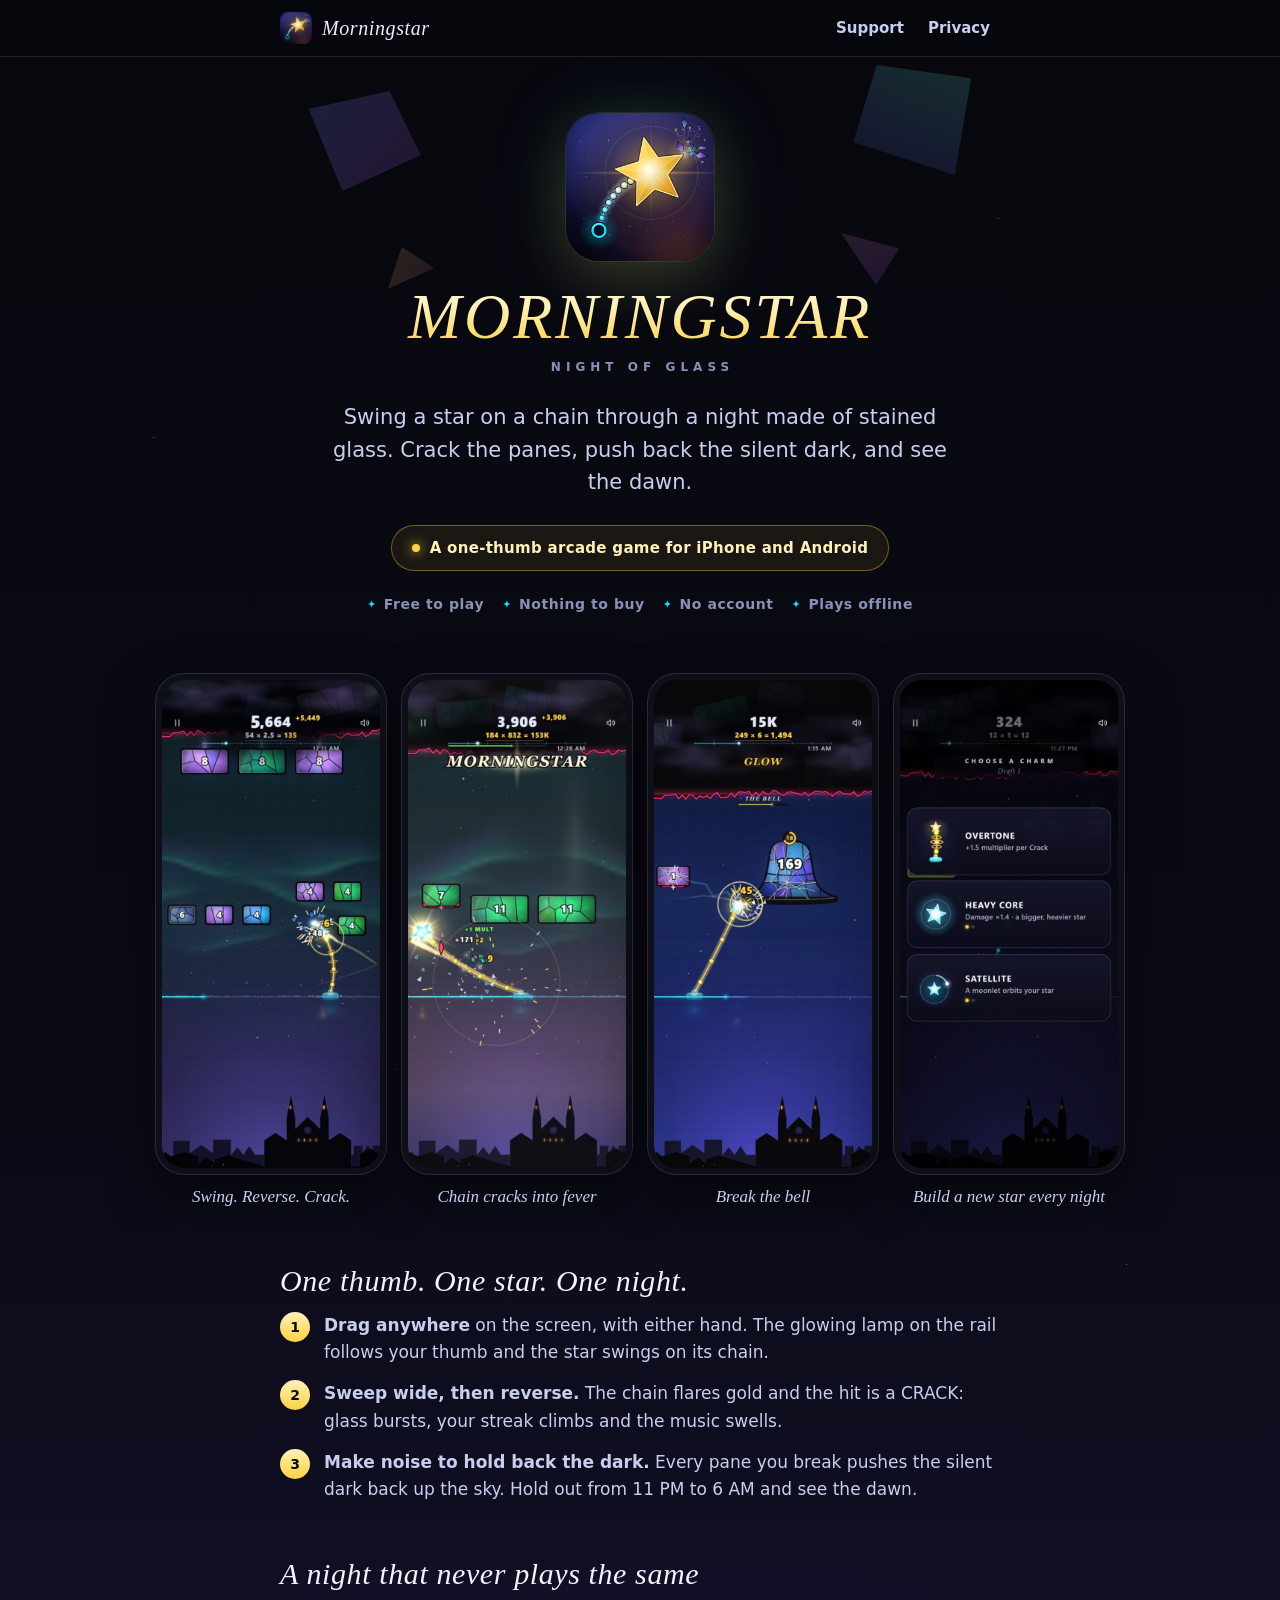
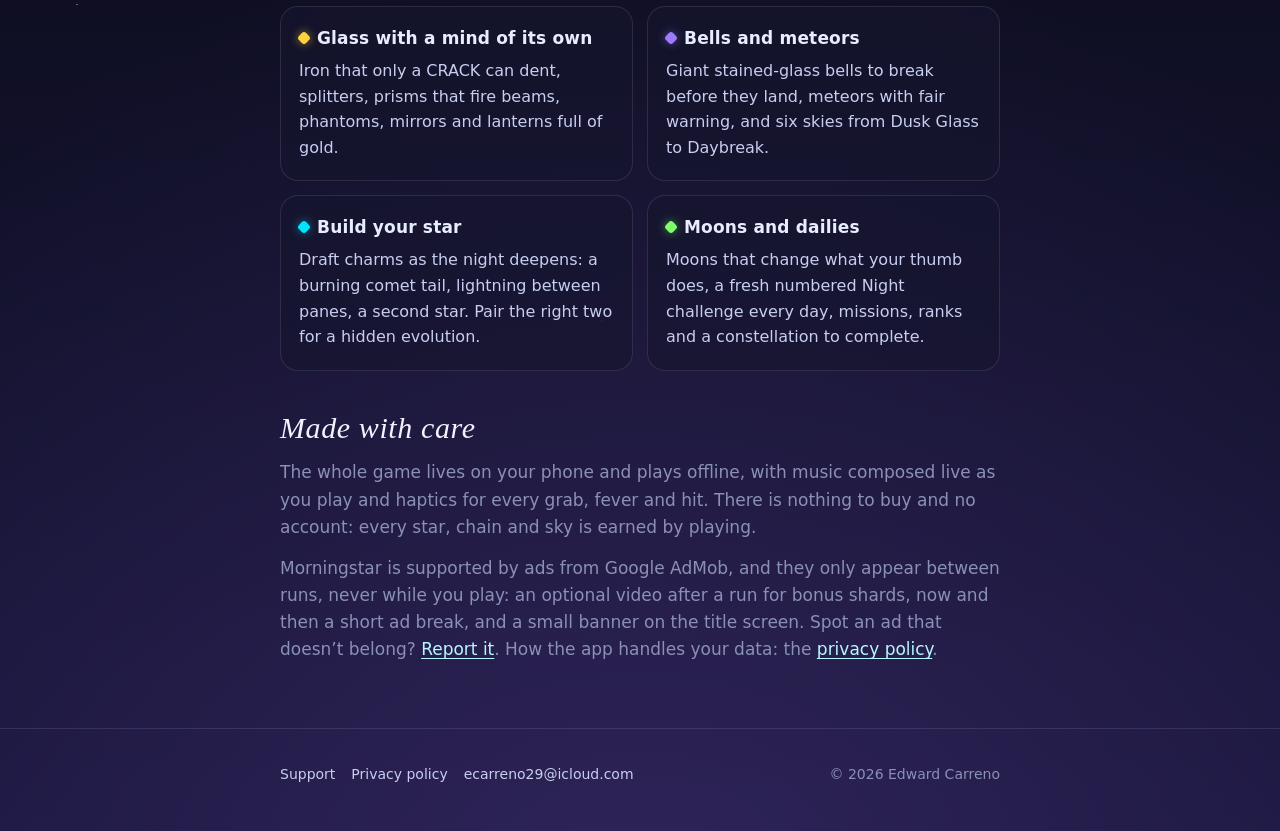
<file: index.html>
<!doctype html>
<html lang="en">
<head>
<meta charset="utf-8">
<meta name="viewport" content="width=device-width,initial-scale=1,viewport-fit=cover">
<meta name="color-scheme" content="dark">
<meta name="theme-color" content="#07070D">
<title>Morningstar: Night of Glass</title>
<meta name="description" content="Swing a star on a chain through a night made of stained glass. A one-thumb arcade game for iPhone and Android. Nothing to buy, no account, and it plays offline.">
<meta property="og:title" content="Morningstar: Night of Glass">
<meta property="og:description" content="Swing a star on a chain through a night made of stained glass. Crack the panes, push back the silent dark, and reach the dawn.">
<meta property="og:image" content="https://clashk1ng.github.io/morningstar-site/icon.png">
<meta property="og:url" content="https://clashk1ng.github.io/morningstar-site/">
<meta property="og:type" content="website">
<link rel="icon" type="image/png" sizes="180x180" href="icon-180.png">
<link rel="apple-touch-icon" href="icon-180.png">
<link rel="stylesheet" href="style.css">
</head>
<body>
<header class="bar">
  <div class="wrap">
    <a class="brand" href="./" aria-label="Morningstar home"><img src="icon-180.png" width="32" height="32" alt="">Morningstar</a>
    <nav aria-label="Site">
      <a href="support/">Support</a>
      <a href="privacy/">Privacy</a>
    </nav>
  </div>
</header>

<main>
  <div class="wrap">
    <section class="hero">
      <div class="glass" aria-hidden="true"><i></i><i></i><i></i><i></i></div>
      <img class="icon" src="icon-512.png" width="512" height="512" alt="The Morningstar app icon: a golden star on a chain of glowing beads, bursting through shards of glass.">
      <h1 class="wm">Morningstar</h1>
      <p class="sub">Night of Glass</p>
      <p class="lede">Swing a star on a chain through a night made of stained glass. Crack the panes, push back the silent dark, and see the dawn.</p>
      <p class="pill">A one-thumb arcade game for iPhone and Android</p>
      <ul class="promises" aria-label="Promises">
        <li>Free to play</li><li>Nothing to buy</li><li>No account</li><li>Plays offline</li>
      </ul>
    </section>
  </div>

  <section class="shots" aria-label="Screenshots">
    <figure><img src="shots/crack.jpg" width="600" height="1304" alt="Gameplay: the gold chain whips the star into a burst of stained glass, with panes of glass falling from the dark." loading="lazy"><figcaption>Swing. Reverse. Crack.</figcaption></figure>
    <figure><img src="shots/fever.jpg" width="600" height="1304" alt="Gameplay: the MORNINGSTAR fever tier lights up over green aurora curtains as the star shatters glass." loading="lazy"><figcaption>Chain cracks into fever</figcaption></figure>
    <figure><img src="shots/boss.jpg" width="600" height="1304" alt="Gameplay: a giant stained-glass bell, cracked by the swinging star." loading="lazy"><figcaption>Break the bell</figcaption></figure>
    <figure><img src="shots/draft.jpg" width="600" height="1304" alt="The charm draft: three cards to choose from, each changing how the star swings." loading="lazy"><figcaption>Build a new star every night</figcaption></figure>
  </section>
  <p class="swipe" aria-hidden="true">Swipe for more</p>

  <div class="wrap">
    <section class="block">
      <h2>One thumb. One star. One night.</h2>
      <ol class="steps">
        <li><strong>Drag anywhere</strong> on the screen, with either hand. The glowing lamp on the rail follows your thumb and the star swings on its chain.</li>
        <li><strong>Sweep wide, then reverse.</strong> The chain flares gold and the hit is a CRACK: glass bursts, your streak climbs and the music swells.</li>
        <li><strong>Make noise to hold back the dark.</strong> Every pane you break pushes the silent dark back up the sky. Hold out from 11 PM to 6 AM and see the dawn.</li>
      </ol>
    </section>

    <section class="block">
      <h2>A night that never plays the same</h2>
      <div class="grid">
        <div class="card"><h3><span class="tag t-gold"></span>Glass with a mind of its own</h3><p>Iron that only a CRACK can dent, splitters, prisms that fire beams, phantoms, mirrors and lanterns full of gold.</p></div>
        <div class="card"><h3><span class="tag t-violet"></span>Bells and meteors</h3><p>Giant stained-glass bells to break before they land, meteors with fair warning, and six skies from Dusk Glass to Daybreak.</p></div>
        <div class="card"><h3><span class="tag t-cyan"></span>Build your star</h3><p>Draft charms as the night deepens: a burning comet tail, lightning between panes, a second star. Pair the right two for a hidden evolution.</p></div>
        <div class="card"><h3><span class="tag t-lime"></span>Moons and dailies</h3><p>Moons that change what your thumb does, a fresh numbered Night challenge every day, missions, ranks and a constellation to complete.</p></div>
      </div>
    </section>

    <section class="block">
      <h2>Made with care</h2>
      <p class="muted">The whole game lives on your phone and plays offline, with music composed live as you play and haptics for every grab, fever and hit. There is nothing to buy and no account: every star, chain and sky is earned by playing.</p>
      <p class="muted">Morningstar is supported by ads from Google AdMob, and they only appear between runs, never while you play: an optional video after a run for bonus shards, now and then a short ad break, and a small banner on the title screen. Spot an ad that doesn’t belong? <a href="support/#report-an-ad">Report it</a>. How the app handles your data: the <a href="privacy/">privacy policy</a>.</p>
    </section>
  </div>
</main>

<footer>
  <div class="wrap">
    <nav aria-label="Footer">
      <a href="support/">Support</a>
      <a href="privacy/">Privacy policy</a>
      <a href="mailto:ecarreno29@icloud.com">ecarreno29@icloud.com</a>
    </nav>
    <span class="copy">© 2026 Edward Carreno</span>
  </div>
</footer>
</body>
</html>
</file>
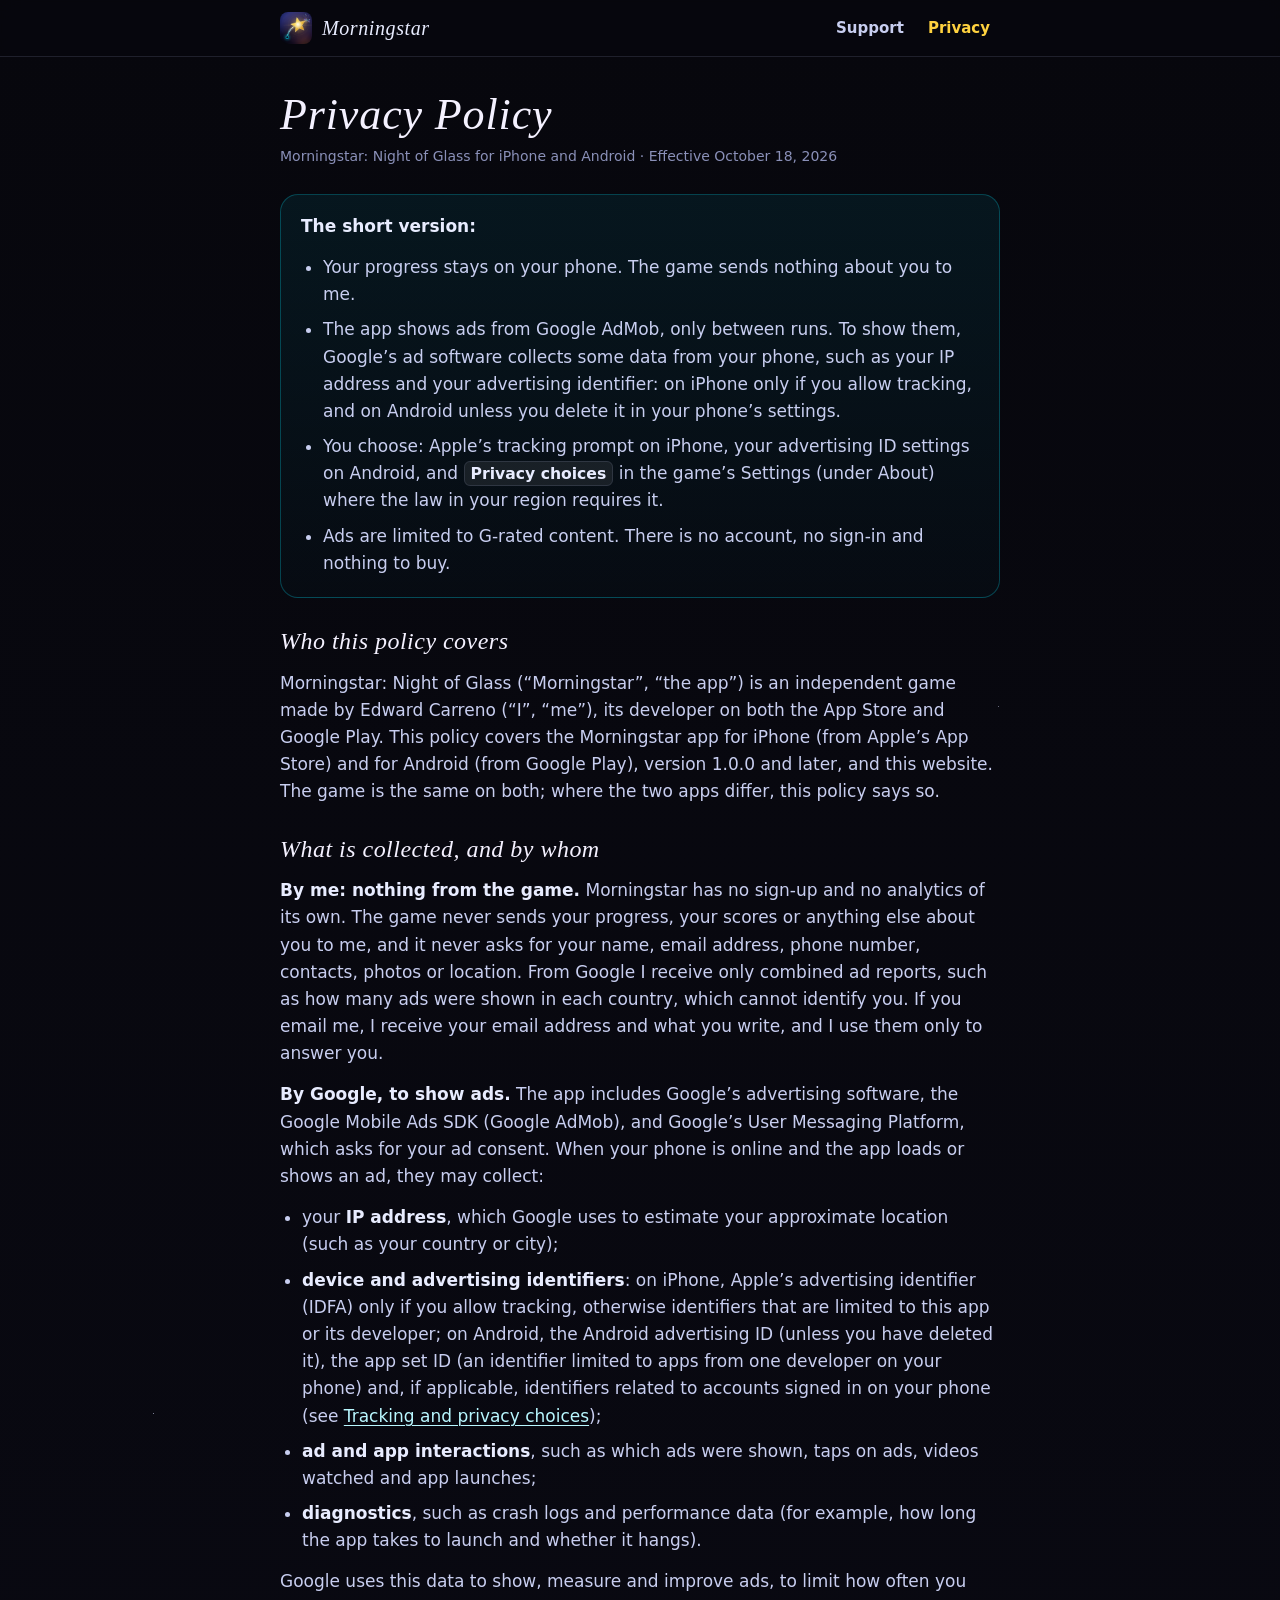
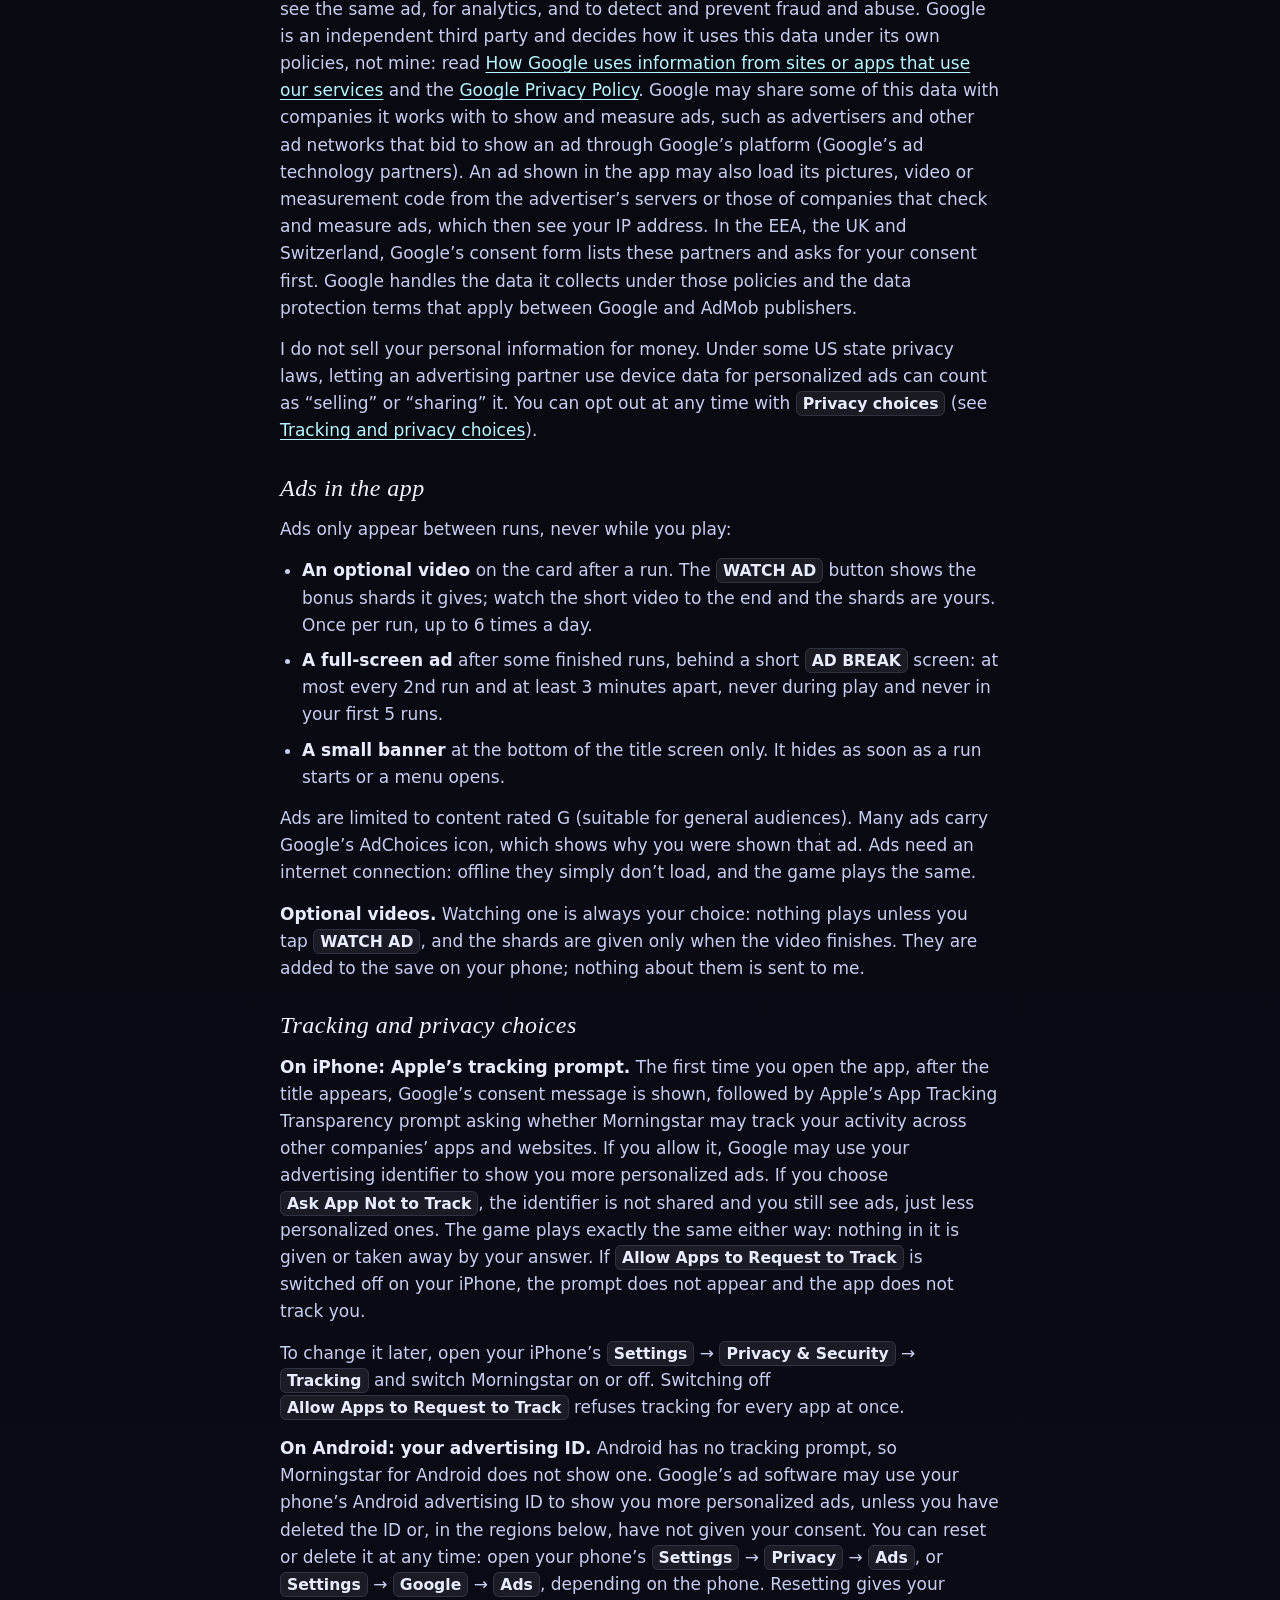
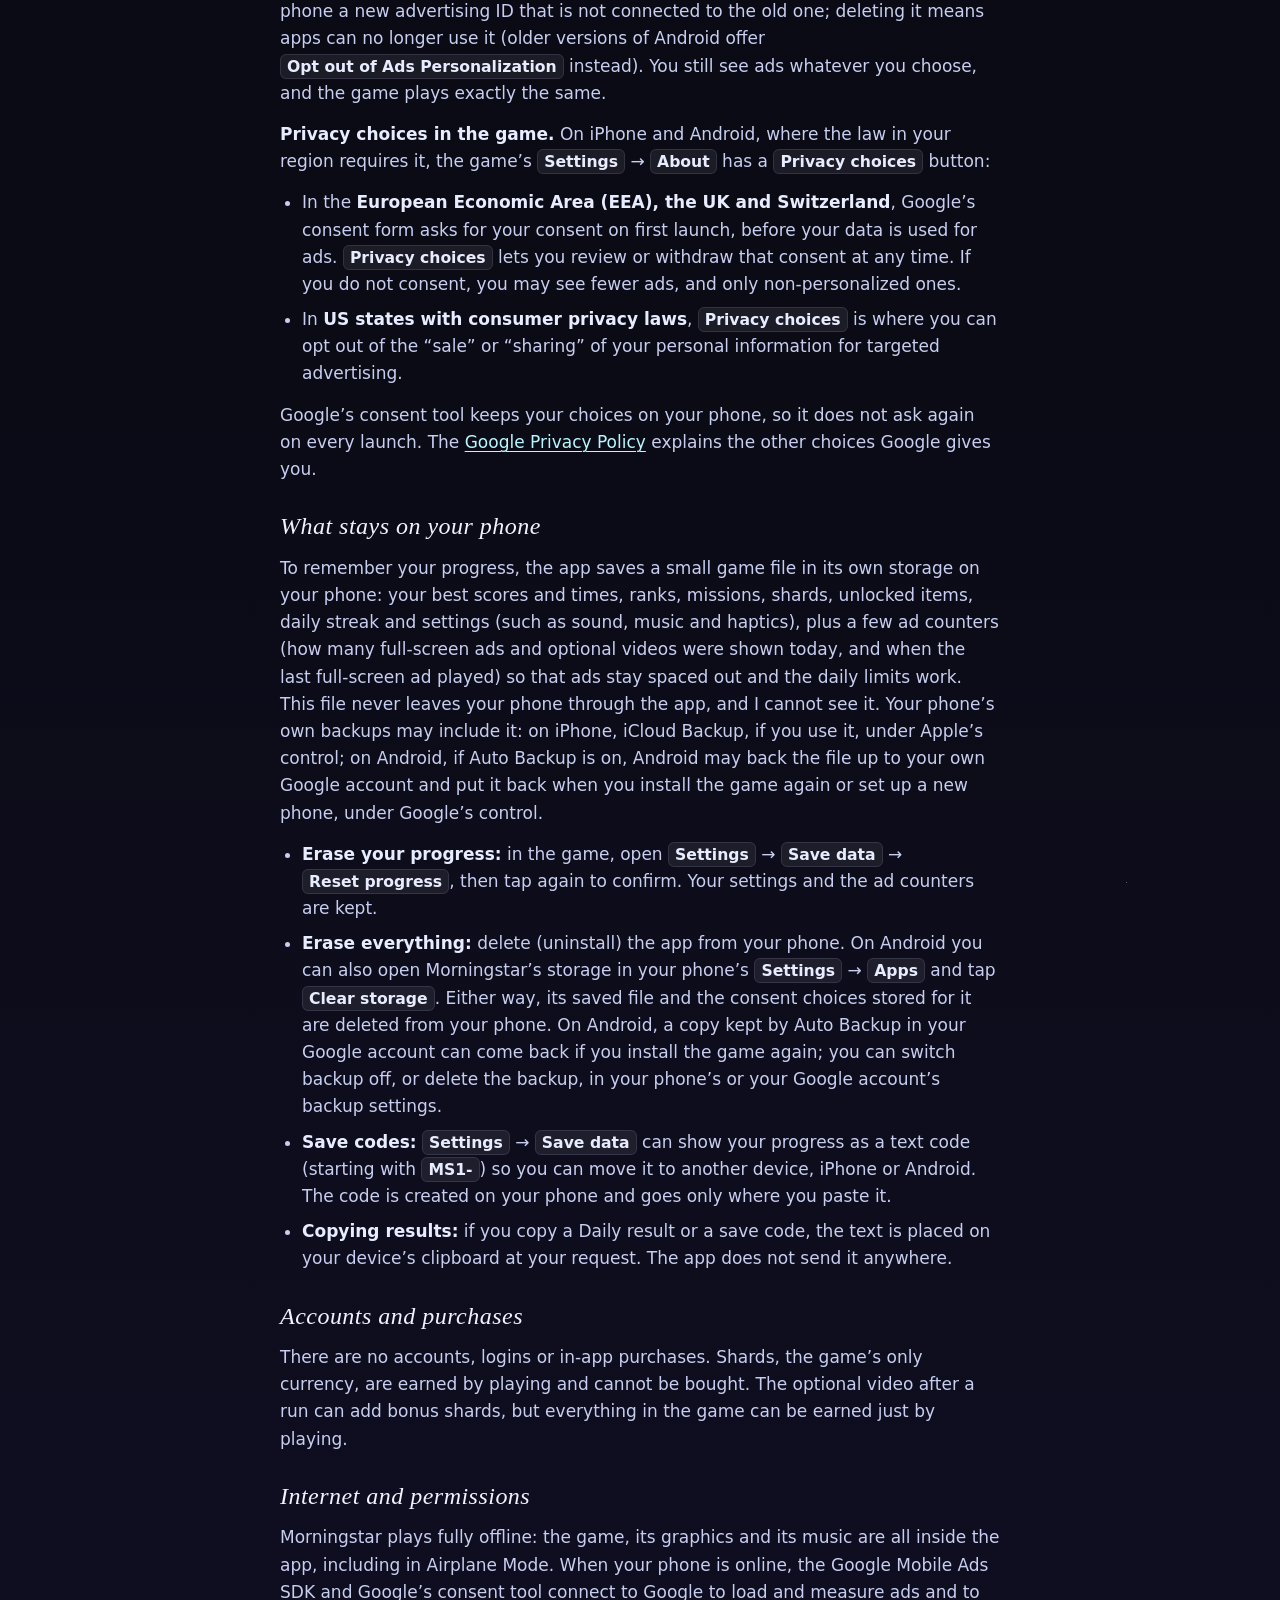
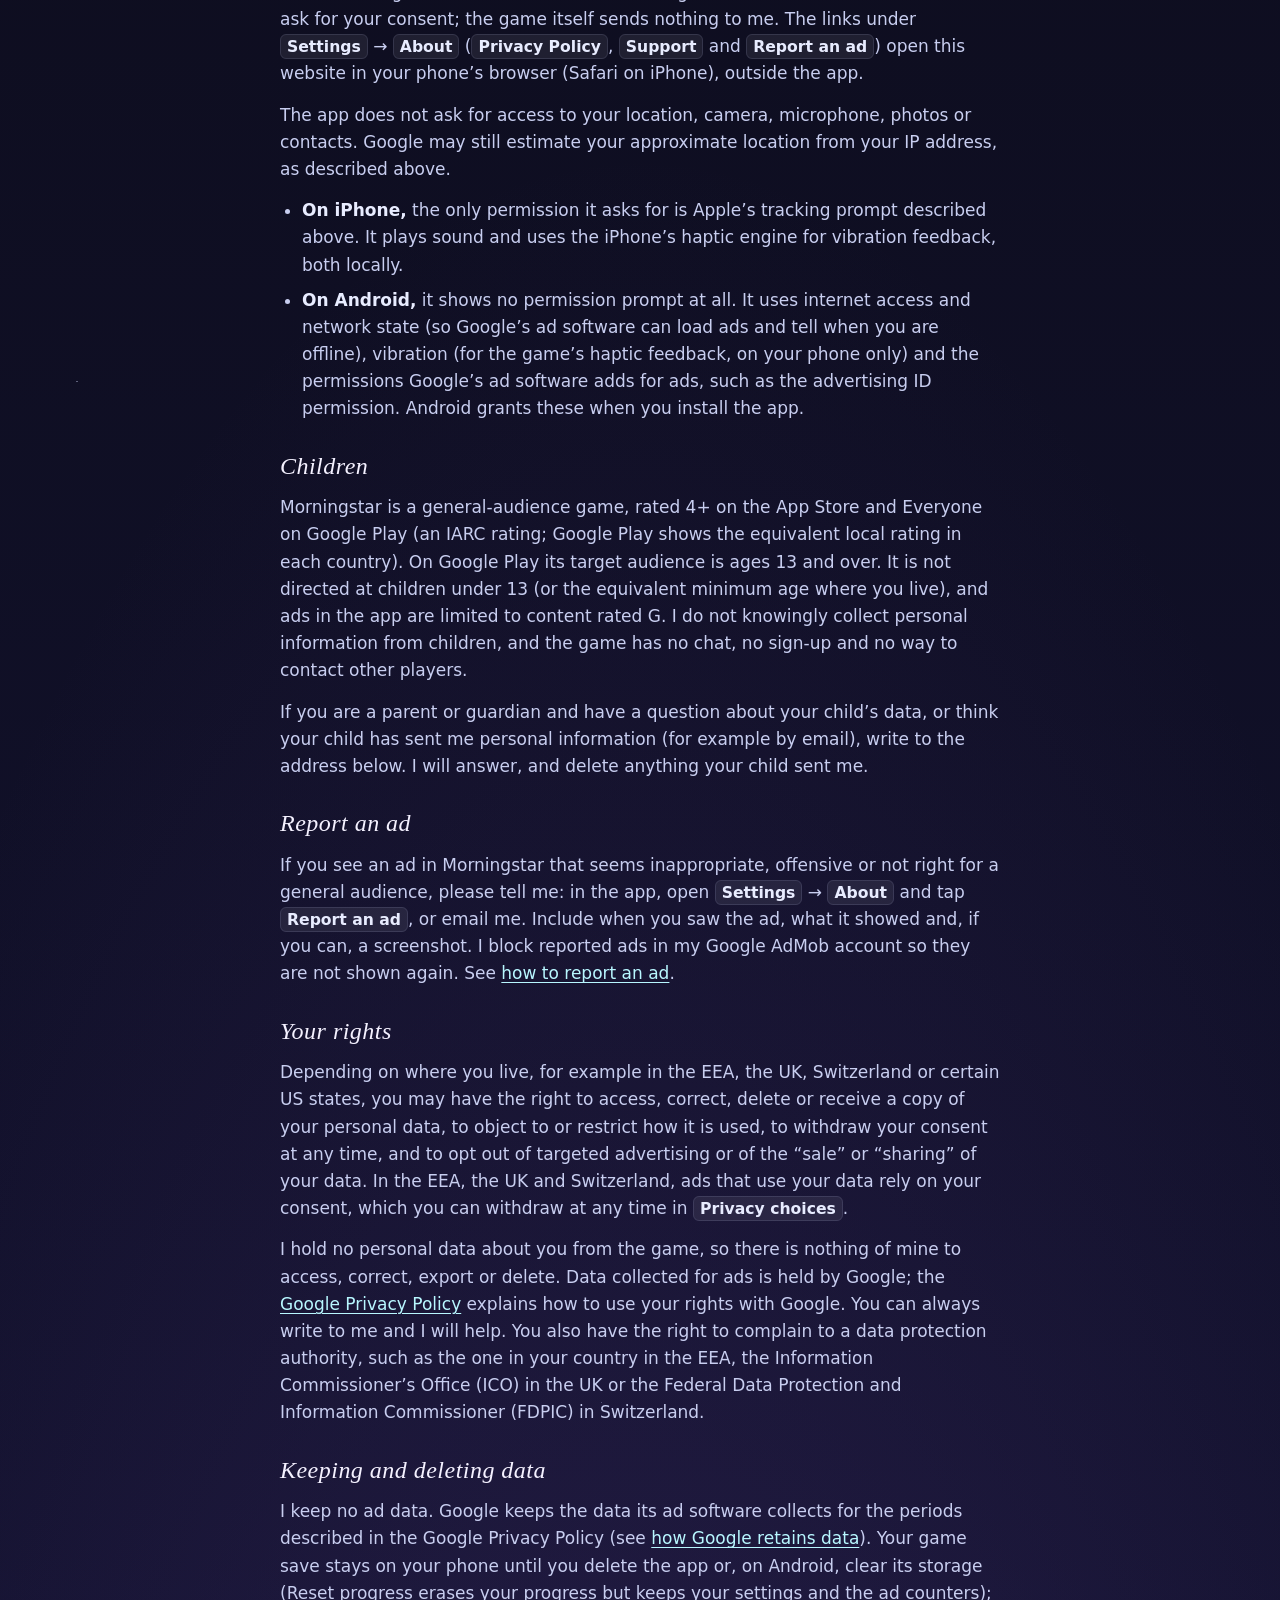
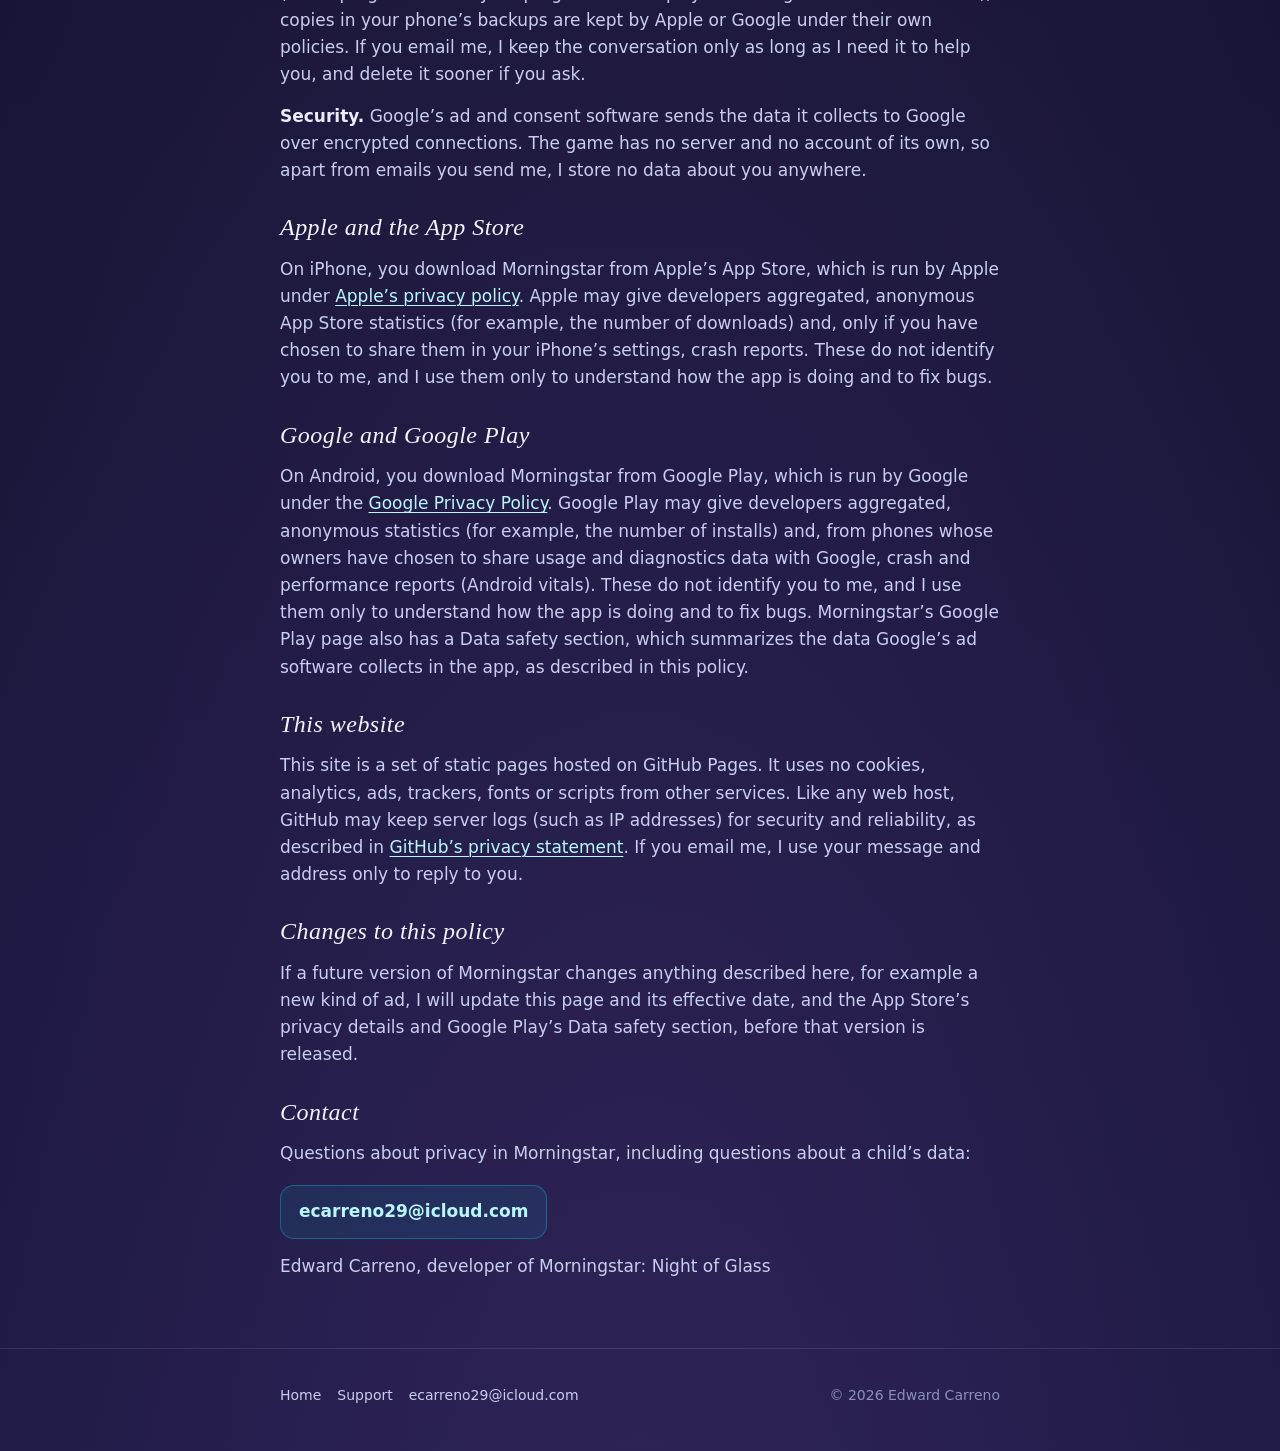
<file: privacy/index.html>
<!doctype html>
<html lang="en">
<head>
<meta charset="utf-8">
<meta name="viewport" content="width=device-width,initial-scale=1,viewport-fit=cover">
<meta name="color-scheme" content="dark">
<meta name="theme-color" content="#07070D">
<title>Privacy Policy · Morningstar</title>
<meta name="description" content="Privacy policy for Morningstar: Night of Glass for iPhone and Android: what the game keeps on your phone, what Google’s ad software collects to show ads, and the choices you have.">
<link rel="icon" type="image/png" sizes="180x180" href="../icon-180.png">
<link rel="apple-touch-icon" href="../icon-180.png">
<link rel="stylesheet" href="../style.css">
</head>
<body>
<header class="bar">
  <div class="wrap">
    <a class="brand" href="../" aria-label="Morningstar home"><img src="../icon-180.png" width="32" height="32" alt="">Morningstar</a>
    <nav aria-label="Site">
      <a href="../support/">Support</a>
      <a href="./" aria-current="page">Privacy</a>
    </nav>
  </div>
</header>

<main class="wrap page">
  <h1>Privacy Policy</h1>
  <p class="meta">Morningstar: Night of Glass for iPhone and Android · Effective October 18, 2026</p>

  <div class="summary">
    <p><strong>The short version:</strong></p>
    <ul>
      <li>Your progress stays on your phone. The game sends nothing about you to me.</li>
      <li>The app shows ads from Google AdMob, only between runs. To show them, Google’s ad software collects some data from your phone, such as your IP address and your advertising identifier: on iPhone only if you allow tracking, and on Android unless you delete it in your phone’s settings.</li>
      <li>You choose: Apple’s tracking prompt on iPhone, your advertising ID settings on Android, and <span class="ui">Privacy choices</span> in the game’s Settings (under About) where the law in your region requires it.</li>
      <li>Ads are limited to G-rated content. There is no account, no sign-in and nothing to buy.</li>
    </ul>
  </div>

  <h2 id="covers">Who this policy covers</h2>
  <p>Morningstar: Night of Glass (“Morningstar”, “the app”) is an independent game made by Edward Carreno (“I”, “me”), its developer on both the App Store and Google Play. This policy covers the Morningstar app for iPhone (from Apple’s App Store) and for Android (from Google Play), version 1.0.0 and later, and this website. The game is the same on both; where the two apps differ, this policy says so.</p>

  <h2 id="collect">What is collected, and by whom</h2>
  <p><strong>By me: nothing from the game.</strong> Morningstar has no sign-up and no analytics of its own. The game never sends your progress, your scores or anything else about you to me, and it never asks for your name, email address, phone number, contacts, photos or location. From Google I receive only combined ad reports, such as how many ads were shown in each country, which cannot identify you. If you email me, I receive your email address and what you write, and I use them only to answer you.</p>
  <p><strong>By Google, to show ads.</strong> The app includes Google’s advertising software, the Google Mobile Ads SDK (Google AdMob), and Google’s User Messaging Platform, which asks for your ad consent. When your phone is online and the app loads or shows an ad, they may collect:</p>
  <ul>
    <li>your <strong>IP address</strong>, which Google uses to estimate your approximate location (such as your country or city);</li>
    <li><strong>device and advertising identifiers</strong>: on iPhone, Apple’s advertising identifier (IDFA) only if you allow tracking, otherwise identifiers that are limited to this app or its developer; on Android, the Android advertising ID (unless you have deleted it), the app set ID (an identifier limited to apps from one developer on your phone) and, if applicable, identifiers related to accounts signed in on your phone (see <a href="#tracking">Tracking and privacy choices</a>);</li>
    <li><strong>ad and app interactions</strong>, such as which ads were shown, taps on ads, videos watched and app launches;</li>
    <li><strong>diagnostics</strong>, such as crash logs and performance data (for example, how long the app takes to launch and whether it hangs).</li>
  </ul>
  <p>Google uses this data to show, measure and improve ads, to limit how often you see the same ad, for analytics, and to detect and prevent fraud and abuse. Google is an independent third party and decides how it uses this data under its own policies, not mine: read <a href="https://policies.google.com/technologies/partner-sites">How Google uses information from sites or apps that use our services</a> and the <a href="https://policies.google.com/privacy">Google Privacy Policy</a>. Google may share some of this data with companies it works with to show and measure ads, such as advertisers and other ad networks that bid to show an ad through Google’s platform (Google’s ad technology partners). An ad shown in the app may also load its pictures, video or measurement code from the advertiser’s servers or those of companies that check and measure ads, which then see your IP address. In the EEA, the UK and Switzerland, Google’s consent form lists these partners and asks for your consent first. Google handles the data it collects under those policies and the data protection terms that apply between Google and AdMob publishers.</p>
  <p>I do not sell your personal information for money. Under some US state privacy laws, letting an advertising partner use device data for personalized ads can count as “selling” or “sharing” it. You can opt out at any time with <span class="ui">Privacy choices</span> (see <a href="#tracking">Tracking and privacy choices</a>).</p>

  <h2 id="ads">Ads in the app</h2>
  <p>Ads only appear between runs, never while you play:</p>
  <ul>
    <li><strong>An optional video</strong> on the card after a run. The <span class="ui">WATCH AD</span> button shows the bonus shards it gives; watch the short video to the end and the shards are yours. Once per run, up to 6 times a day.</li>
    <li><strong>A full-screen ad</strong> after some finished runs, behind a short <span class="ui">AD BREAK</span> screen: at most every 2nd run and at least 3 minutes apart, never during play and never in your first 5 runs.</li>
    <li><strong>A small banner</strong> at the bottom of the title screen only. It hides as soon as a run starts or a menu opens.</li>
  </ul>
  <p>Ads are limited to content rated G (suitable for general audiences). Many ads carry Google’s AdChoices icon, which shows why you were shown that ad. Ads need an internet connection: offline they simply don’t load, and the game plays the same.</p>
  <p><strong>Optional videos.</strong> Watching one is always your choice: nothing plays unless you tap <span class="ui">WATCH AD</span>, and the shards are given only when the video finishes. They are added to the save on your phone; nothing about them is sent to me.</p>

  <h2 id="tracking">Tracking and privacy choices</h2>
  <p><strong>On iPhone: Apple’s tracking prompt.</strong> The first time you open the app, after the title appears, Google’s consent message is shown, followed by Apple’s App Tracking Transparency prompt asking whether Morningstar may track your activity across other companies’ apps and websites. If you allow it, Google may use your advertising identifier to show you more personalized ads. If you choose <span class="ui">Ask App Not to Track</span>, the identifier is not shared and you still see ads, just less personalized ones. The game plays exactly the same either way: nothing in it is given or taken away by your answer. If <span class="ui">Allow Apps to Request to Track</span> is switched off on your iPhone, the prompt does not appear and the app does not track you.</p>
  <p>To change it later, open your iPhone’s <span class="ui">Settings</span> → <span class="ui">Privacy &amp; Security</span> → <span class="ui">Tracking</span> and switch Morningstar on or off. Switching off <span class="ui">Allow Apps to Request to Track</span> refuses tracking for every app at once.</p>
  <p><strong>On Android: your advertising ID.</strong> Android has no tracking prompt, so Morningstar for Android does not show one. Google’s ad software may use your phone’s Android advertising ID to show you more personalized ads, unless you have deleted the ID or, in the regions below, have not given your consent. You can reset or delete it at any time: open your phone’s <span class="ui">Settings</span> → <span class="ui">Privacy</span> → <span class="ui">Ads</span>, or <span class="ui">Settings</span> → <span class="ui">Google</span> → <span class="ui">Ads</span>, depending on the phone. Resetting gives your phone a new advertising ID that is not connected to the old one; deleting it means apps can no longer use it (older versions of Android offer <span class="ui">Opt out of Ads Personalization</span> instead). You still see ads whatever you choose, and the game plays exactly the same.</p>
  <p><strong>Privacy choices in the game.</strong> On iPhone and Android, where the law in your region requires it, the game’s <span class="ui">Settings</span> → <span class="ui">About</span> has a <span class="ui">Privacy choices</span> button:</p>
  <ul>
    <li>In the <strong>European Economic Area (EEA), the UK and Switzerland</strong>, Google’s consent form asks for your consent on first launch, before your data is used for ads. <span class="ui">Privacy choices</span> lets you review or withdraw that consent at any time. If you do not consent, you may see fewer ads, and only non-personalized ones.</li>
    <li>In <strong>US states with consumer privacy laws</strong>, <span class="ui">Privacy choices</span> is where you can opt out of the “sale” or “sharing” of your personal information for targeted advertising.</li>
  </ul>
  <p>Google’s consent tool keeps your choices on your phone, so it does not ask again on every launch. The <a href="https://policies.google.com/privacy">Google Privacy Policy</a> explains the other choices Google gives you.</p>

  <h2 id="device">What stays on your phone</h2>
  <p>To remember your progress, the app saves a small game file in its own storage on your phone: your best scores and times, ranks, missions, shards, unlocked items, daily streak and settings (such as sound, music and haptics), plus a few ad counters (how many full-screen ads and optional videos were shown today, and when the last full-screen ad played) so that ads stay spaced out and the daily limits work. This file never leaves your phone through the app, and I cannot see it. Your phone’s own backups may include it: on iPhone, iCloud Backup, if you use it, under Apple’s control; on Android, if Auto Backup is on, Android may back the file up to your own Google account and put it back when you install the game again or set up a new phone, under Google’s control.</p>
  <ul>
    <li><strong>Erase your progress:</strong> in the game, open <span class="ui">Settings</span> → <span class="ui">Save data</span> → <span class="ui">Reset progress</span>, then tap again to confirm. Your settings and the ad counters are kept.</li>
    <li><strong>Erase everything:</strong> delete (uninstall) the app from your phone. On Android you can also open Morningstar’s storage in your phone’s <span class="ui">Settings</span> → <span class="ui">Apps</span> and tap <span class="ui">Clear storage</span>. Either way, its saved file and the consent choices stored for it are deleted from your phone. On Android, a copy kept by Auto Backup in your Google account can come back if you install the game again; you can switch backup off, or delete the backup, in your phone’s or your Google account’s backup settings.</li>
    <li><strong>Save codes:</strong> <span class="ui">Settings</span> → <span class="ui">Save data</span> can show your progress as a text code (starting with <span class="ui">MS1-</span>) so you can move it to another device, iPhone or Android. The code is created on your phone and goes only where you paste it.</li>
    <li><strong>Copying results:</strong> if you copy a Daily result or a save code, the text is placed on your device’s clipboard at your request. The app does not send it anywhere.</li>
  </ul>

  <h2 id="accounts">Accounts and purchases</h2>
  <p>There are no accounts, logins or in-app purchases. Shards, the game’s only currency, are earned by playing and cannot be bought. The optional video after a run can add bonus shards, but everything in the game can be earned just by playing.</p>

  <h2 id="offline">Internet and permissions</h2>
  <p>Morningstar plays fully offline: the game, its graphics and its music are all inside the app, including in Airplane Mode. When your phone is online, the Google Mobile Ads SDK and Google’s consent tool connect to Google to load and measure ads and to ask for your consent; the game itself sends nothing to me. The links under <span class="ui">Settings</span> → <span class="ui">About</span> (<span class="ui">Privacy Policy</span>, <span class="ui">Support</span> and <span class="ui">Report an ad</span>) open this website in your phone’s browser (Safari on iPhone), outside the app.</p>
  <p>The app does not ask for access to your location, camera, microphone, photos or contacts. Google may still estimate your approximate location from your IP address, as described above.</p>
  <ul>
    <li><strong>On iPhone,</strong> the only permission it asks for is Apple’s tracking prompt described above. It plays sound and uses the iPhone’s haptic engine for vibration feedback, both locally.</li>
    <li><strong>On Android,</strong> it shows no permission prompt at all. It uses internet access and network state (so Google’s ad software can load ads and tell when you are offline), vibration (for the game’s haptic feedback, on your phone only) and the permissions Google’s ad software adds for ads, such as the advertising ID permission. Android grants these when you install the app.</li>
  </ul>

  <h2 id="children">Children</h2>
  <p>Morningstar is a general-audience game, rated 4+ on the App Store and Everyone on Google Play (an IARC rating; Google Play shows the equivalent local rating in each country). On Google Play its target audience is ages 13 and over. It is not directed at children under 13 (or the equivalent minimum age where you live), and ads in the app are limited to content rated G. I do not knowingly collect personal information from children, and the game has no chat, no sign-up and no way to contact other players.</p>
  <p>If you are a parent or guardian and have a question about your child’s data, or think your child has sent me personal information (for example by email), write to the address below. I will answer, and delete anything your child sent me.</p>

  <h2 id="report">Report an ad</h2>
  <p>If you see an ad in Morningstar that seems inappropriate, offensive or not right for a general audience, please tell me: in the app, open <span class="ui">Settings</span> → <span class="ui">About</span> and tap <span class="ui">Report an ad</span>, or email me. Include when you saw the ad, what it showed and, if you can, a screenshot. I block reported ads in my Google AdMob account so they are not shown again. See <a href="../support/#report-an-ad">how to report an ad</a>.</p>

  <h2 id="rights">Your rights</h2>
  <p>Depending on where you live, for example in the EEA, the UK, Switzerland or certain US states, you may have the right to access, correct, delete or receive a copy of your personal data, to object to or restrict how it is used, to withdraw your consent at any time, and to opt out of targeted advertising or of the “sale” or “sharing” of your data. In the EEA, the UK and Switzerland, ads that use your data rely on your consent, which you can withdraw at any time in <span class="ui">Privacy choices</span>.</p>
  <p>I hold no personal data about you from the game, so there is nothing of mine to access, correct, export or delete. Data collected for ads is held by Google; the <a href="https://policies.google.com/privacy">Google Privacy Policy</a> explains how to use your rights with Google. You can always write to me and I will help. You also have the right to complain to a data protection authority, such as the one in your country in the EEA, the Information Commissioner’s Office (ICO) in the UK or the Federal Data Protection and Information Commissioner (FDPIC) in Switzerland.</p>

  <h2 id="retention">Keeping and deleting data</h2>
  <p>I keep no ad data. Google keeps the data its ad software collects for the periods described in the Google Privacy Policy (see <a href="https://policies.google.com/technologies/retention">how Google retains data</a>). Your game save stays on your phone until you delete the app or, on Android, clear its storage (Reset progress erases your progress but keeps your settings and the ad counters); copies in your phone’s backups are kept by Apple or Google under their own policies. If you email me, I keep the conversation only as long as I need it to help you, and delete it sooner if you ask.</p>
  <p><strong>Security.</strong> Google’s ad and consent software sends the data it collects to Google over encrypted connections. The game has no server and no account of its own, so apart from emails you send me, I store no data about you anywhere.</p>

  <h2 id="apple">Apple and the App Store</h2>
  <p>On iPhone, you download Morningstar from Apple’s App Store, which is run by Apple under <a href="https://www.apple.com/legal/privacy/">Apple’s privacy policy</a>. Apple may give developers aggregated, anonymous App Store statistics (for example, the number of downloads) and, only if you have chosen to share them in your iPhone’s settings, crash reports. These do not identify you to me, and I use them only to understand how the app is doing and to fix bugs.</p>

  <h2 id="google-play">Google and Google Play</h2>
  <p>On Android, you download Morningstar from Google Play, which is run by Google under the <a href="https://policies.google.com/privacy">Google Privacy Policy</a>. Google Play may give developers aggregated, anonymous statistics (for example, the number of installs) and, from phones whose owners have chosen to share usage and diagnostics data with Google, crash and performance reports (Android vitals). These do not identify you to me, and I use them only to understand how the app is doing and to fix bugs. Morningstar’s Google Play page also has a Data safety section, which summarizes the data Google’s ad software collects in the app, as described in this policy.</p>

  <h2 id="website">This website</h2>
  <p>This site is a set of static pages hosted on GitHub Pages. It uses no cookies, analytics, ads, trackers, fonts or scripts from other services. Like any web host, GitHub may keep server logs (such as IP addresses) for security and reliability, as described in <a href="https://docs.github.com/en/site-policy/privacy-policies/github-general-privacy-statement">GitHub’s privacy statement</a>. If you email me, I use your message and address only to reply to you.</p>

  <h2 id="changes">Changes to this policy</h2>
  <p>If a future version of Morningstar changes anything described here, for example a new kind of ad, I will update this page and its effective date, and the App Store’s privacy details and Google Play’s Data safety section, before that version is released.</p>

  <h2 id="contact">Contact</h2>
  <p>Questions about privacy in Morningstar, including questions about a child’s data:</p>
  <a class="mail" href="mailto:ecarreno29@icloud.com?subject=Morningstar%20privacy">ecarreno29@icloud.com</a>
  <p class="muted">Edward Carreno, developer of Morningstar: Night of Glass</p>
</main>

<footer>
  <div class="wrap">
    <nav aria-label="Footer">
      <a href="../">Home</a>
      <a href="../support/">Support</a>
      <a href="mailto:ecarreno29@icloud.com">ecarreno29@icloud.com</a>
    </nav>
    <span class="copy">© 2026 Edward Carreno</span>
  </div>
</footer>
</body>
</html>
</file>
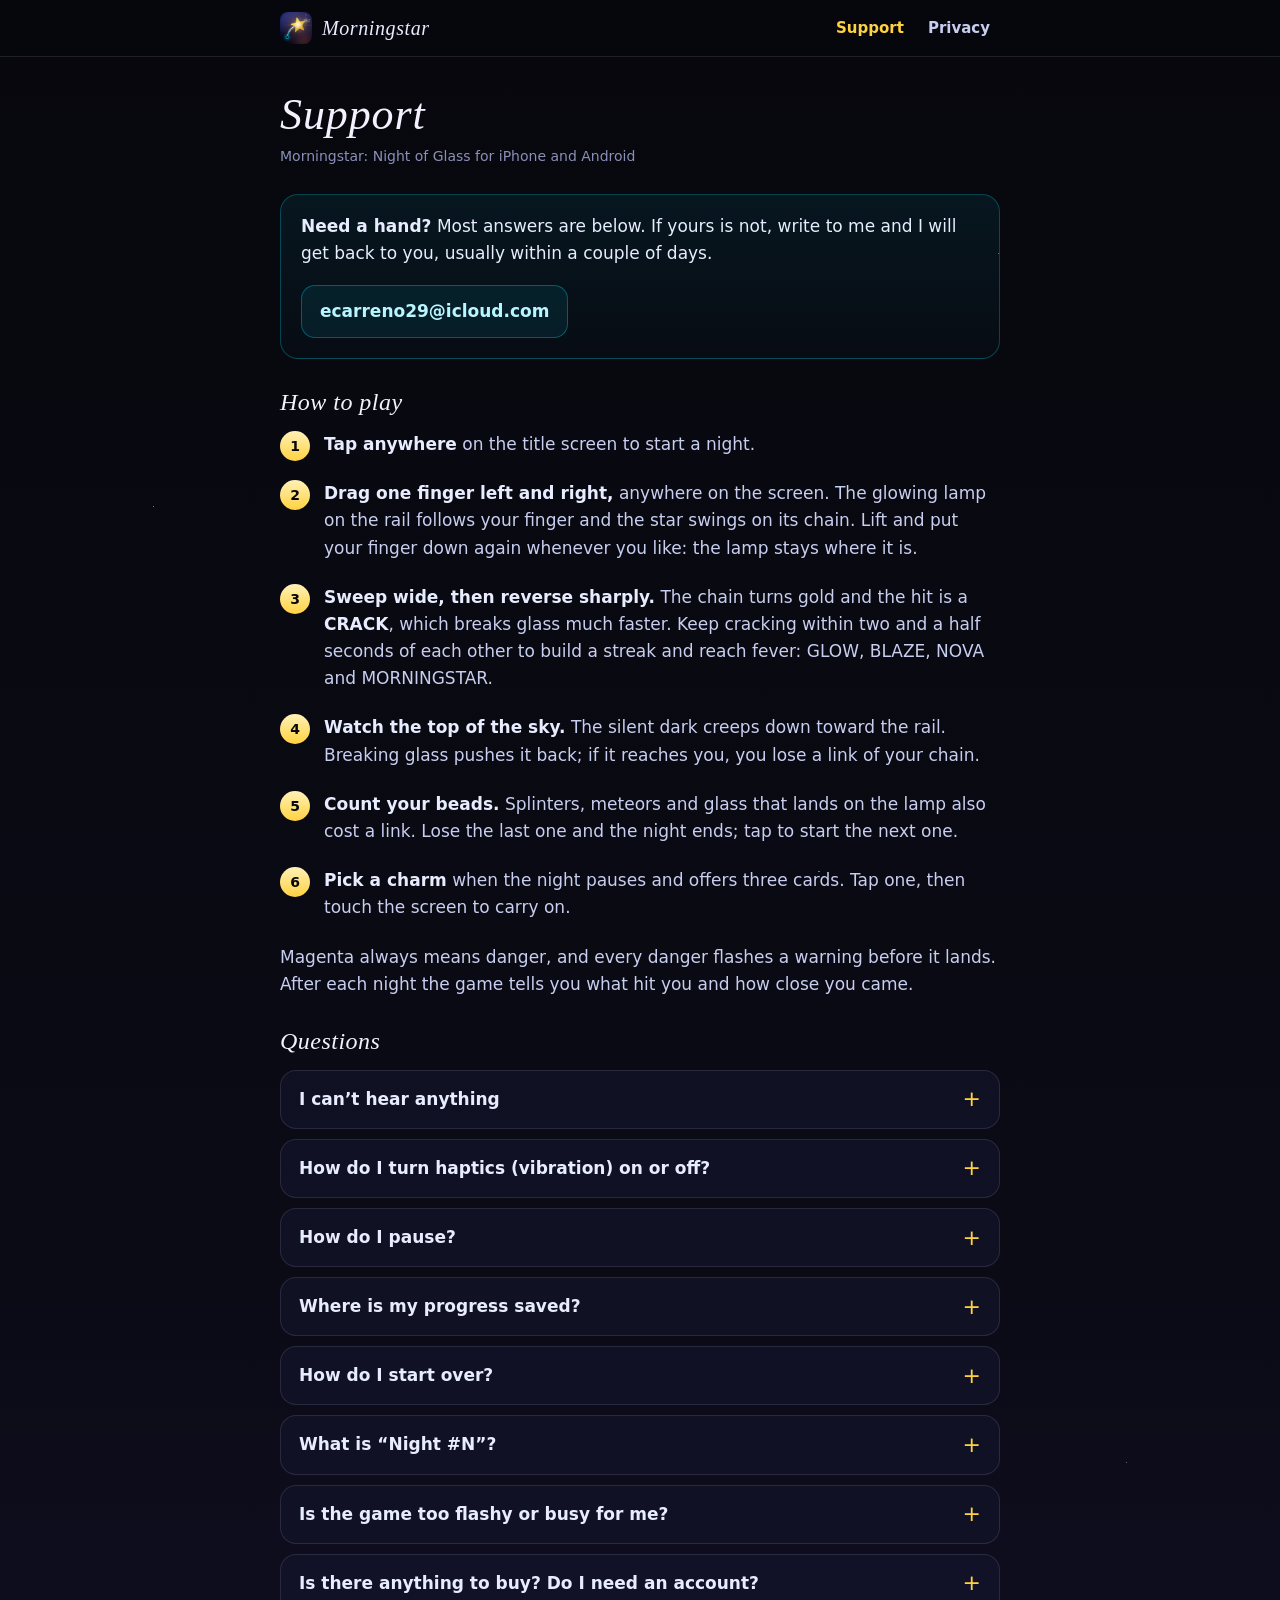
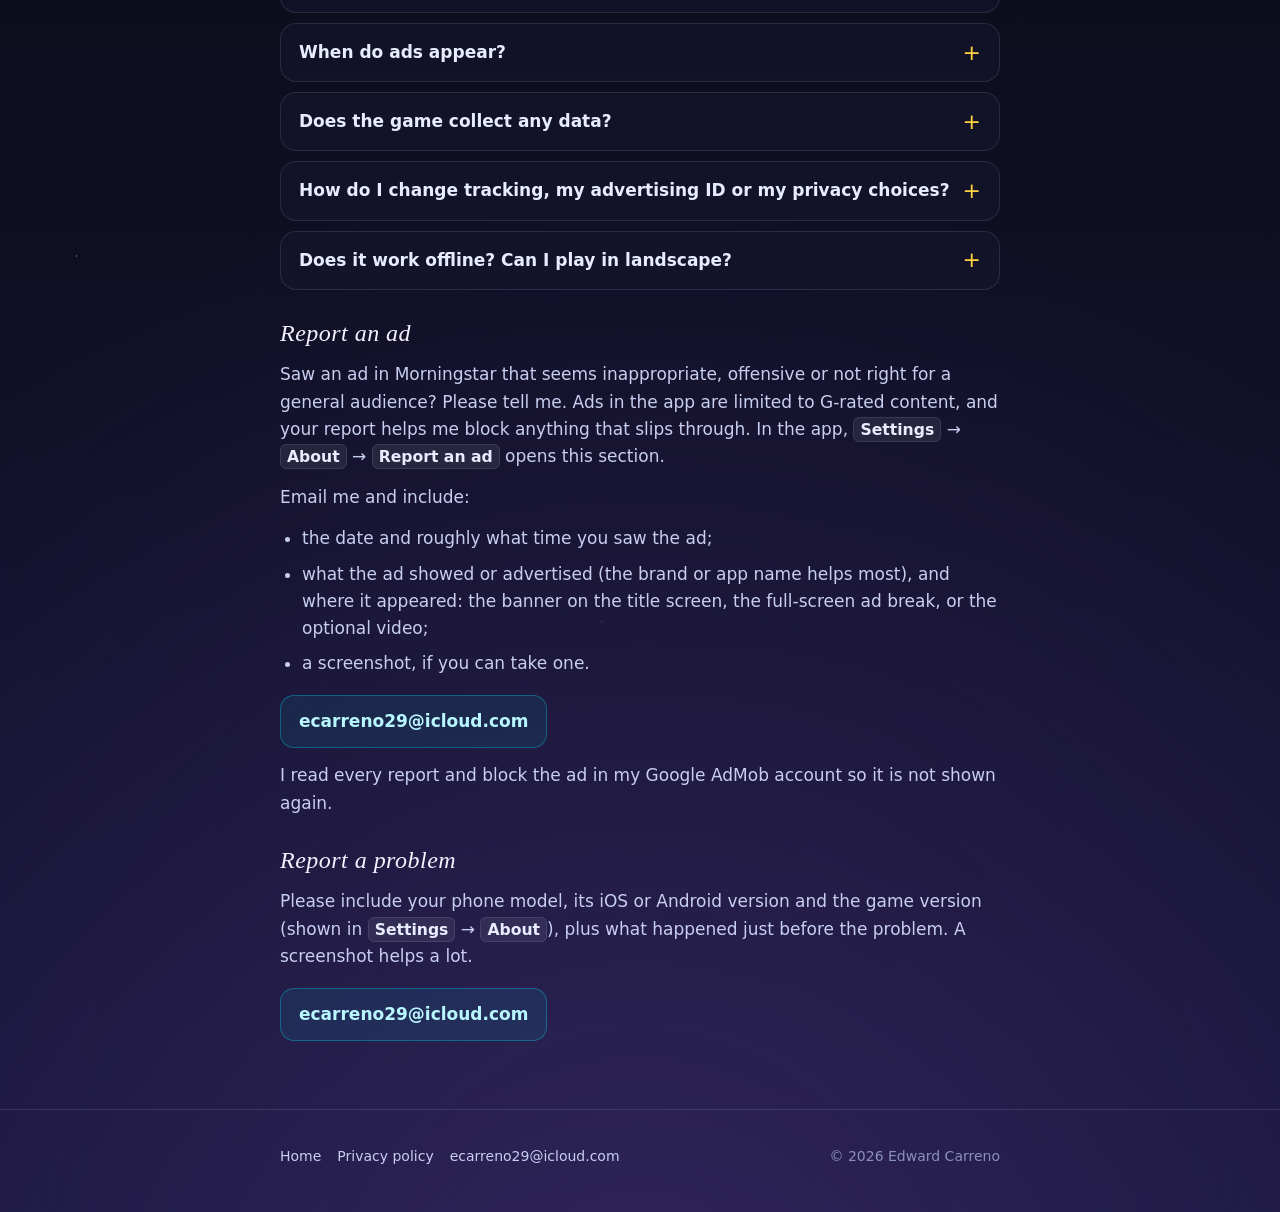
<file: support/index.html>
<!doctype html>
<html lang="en">
<head>
<meta charset="utf-8">
<meta name="viewport" content="width=device-width,initial-scale=1,viewport-fit=cover">
<meta name="color-scheme" content="dark">
<meta name="theme-color" content="#07070D">
<title>Support · Morningstar</title>
<meta name="description" content="How to play Morningstar: Night of Glass on iPhone and Android, answers to common questions (sound, haptics, saves, reset, ads and privacy choices), how to report an ad and how to get in touch.">
<link rel="icon" type="image/png" sizes="180x180" href="../icon-180.png">
<link rel="apple-touch-icon" href="../icon-180.png">
<link rel="stylesheet" href="../style.css">
</head>
<body>
<header class="bar">
  <div class="wrap">
    <a class="brand" href="../" aria-label="Morningstar home"><img src="../icon-180.png" width="32" height="32" alt="">Morningstar</a>
    <nav aria-label="Site">
      <a href="./" aria-current="page">Support</a>
      <a href="../privacy/">Privacy</a>
    </nav>
  </div>
</header>

<main class="wrap page">
  <h1>Support</h1>
  <p class="meta">Morningstar: Night of Glass for iPhone and Android</p>

  <div class="summary">
    <p><strong>Need a hand?</strong> Most answers are below. If yours is not, write to me and I will get back to you, usually within a couple of days.</p>
    <a class="mail" href="mailto:ecarreno29@icloud.com?subject=Morningstar%20support">ecarreno29@icloud.com</a>
  </div>

  <h2>How to play</h2>
  <ol class="steps">
    <li><strong>Tap anywhere</strong> on the title screen to start a night.</li>
    <li><strong>Drag one finger left and right,</strong> anywhere on the screen. The glowing lamp on the rail follows your finger and the star swings on its chain. Lift and put your finger down again whenever you like: the lamp stays where it is.</li>
    <li><strong>Sweep wide, then reverse sharply.</strong> The chain turns gold and the hit is a <strong>CRACK</strong>, which breaks glass much faster. Keep cracking within two and a half seconds of each other to build a streak and reach fever: GLOW, BLAZE, NOVA and MORNINGSTAR.</li>
    <li><strong>Watch the top of the sky.</strong> The silent dark creeps down toward the rail. Breaking glass pushes it back; if it reaches you, you lose a link of your chain.</li>
    <li><strong>Count your beads.</strong> Splinters, meteors and glass that lands on the lamp also cost a link. Lose the last one and the night ends; tap to start the next one.</li>
    <li><strong>Pick a charm</strong> when the night pauses and offers three cards. Tap one, then touch the screen to carry on.</li>
  </ol>
  <p class="muted">Magenta always means danger, and every danger flashes a warning before it lands. After each night the game tells you what hit you and how close you came.</p>

  <h2>Questions</h2>

  <details>
    <summary>I can’t hear anything</summary>
    <div>
      <p>First check that <span class="ui">Sound</span> and <span class="ui">Music</span> are on in the game’s <span class="ui">Settings</span> (the round button at the top left of the title screen), and that the speaker button at the top right of a run is not muted.</p>
      <p><strong>On iPhone,</strong> Morningstar follows your iPhone’s Ring/Silent switch, like most games. If the switch is set to silent, the game stays quiet.</p>
      <ul>
        <li>Flip the switch back to ring (or, on iPhones with an Action button, turn Silent Mode off), or</li>
        <li>open <span class="ui">Settings</span> in the game and turn on <span class="ui">Play when silenced</span>.</li>
      </ul>
      <p>On iPhone the game mixes with other audio, so music from another app keeps playing underneath it.</p>
      <p><strong>On Android,</strong> the game plays at your phone’s media volume, so silent or vibrate mode does not mute it. If it is quiet, turn the media volume up: press the volume up button while the game is on screen, or raise the media slider in the volume panel.</p>
    </div>
  </details>

  <details>
    <summary>How do I turn haptics (vibration) on or off?</summary>
    <div>
      <p>Use the <span class="ui">Haptics</span> switch in <span class="ui">Settings</span> on the title screen, or in the pause menu during a run. The game taps when you grab, collect gold, reach a fever tier and get hit.</p>
      <p>If you feel nothing with Haptics on:</p>
      <ul>
        <li><strong>On iPhone,</strong> check your iPhone’s <span class="ui">Settings</span> → <span class="ui">Sounds &amp; Haptics</span> → <span class="ui">System Haptics</span>.</li>
        <li><strong>On Android,</strong> check that vibration is on in your phone’s <span class="ui">Settings</span> → <span class="ui">Sound &amp; vibration</span> (the name varies by phone), and turn off Battery Saver, which can stop vibration.</li>
      </ul>
    </div>
  </details>

  <details>
    <summary>How do I pause?</summary>
    <div>
      <p>Tap the pause button at the top left during a run. On Android, the Back button pauses a run too. The game also pauses by itself when you leave the app or take a call, and when you pull down Notification Center or Control Center on iPhone, or the notification shade on Android. When you resume, a short 3-2-1 countdown gives you time to get your thumb back in place.</p>
    </div>
  </details>

  <details>
    <summary>Where is my progress saved?</summary>
    <div>
      <p>On your phone only. There is no account and the game never uploads your progress, so it does not sync between devices by itself, and deleting the app deletes its progress.</p>
      <p>Your phone’s own backup can include it: iCloud Backup on iPhone, or on Android, Auto Backup to your Google account, which can put your progress back when you install the game again or set up a new phone.</p>
      <p>To keep it safe or move it to another device, iPhone or Android, use a <strong>save code</strong>:</p>
      <ol>
        <li>Open <span class="ui">Settings</span> → <span class="ui">Save data</span>.</li>
        <li>Under <span class="ui">Export</span>, tap <span class="ui">Copy code</span> and keep the code somewhere safe (for example, in a notes app). It starts with <span class="ui">MS1-</span>.</li>
        <li>On the other device, open the same screen, paste the code under <span class="ui">Import</span> and tap <span class="ui">Merge this save</span>.</li>
      </ol>
      <p>Importing checks the code and <strong>merges</strong> it with the progress already on that device: you keep the best of both, and nothing is overwritten.</p>
    </div>
  </details>

  <details>
    <summary>How do I start over?</summary>
    <div>
      <p>Open <span class="ui">Settings</span> → <span class="ui">Save data</span>, tap <span class="ui">Reset progress</span>, then tap it again within three seconds to confirm. This erases your ranks, items and records on this device; your settings stay. It cannot be undone, so export a save code first if you might want your progress back.</p>
    </div>
  </details>

  <details>
    <summary>What is “Night #N”?</summary>
    <div>
      <p>The Daily challenge: a new night every day at local midnight, with the same layout and modifiers on every phone. Practice it as often as you like; when you are ready, start your one scored attempt for the day: its result is the one you can copy and share. Play on consecutive days to grow your streak and unlock streak rewards.</p>
    </div>
  </details>

  <details>
    <summary>Is the game too flashy or busy for me?</summary>
    <div>
      <p>Turn on <span class="ui">Reduced motion</span> in Settings. It replaces full-screen flashes and shakes with gentler effects. On iPhone, it starts on automatically if Reduce Motion is on in your iPhone’s Accessibility settings.</p>
    </div>
  </details>

  <details>
    <summary>Is there anything to buy? Do I need an account?</summary>
    <div>
      <p>No to both. Morningstar is free to play and there are no in-app purchases: shards, the game’s only currency, are earned by playing and cannot be bought, and everything in the game is unlocked by playing. The app never asks you to sign in. The game is supported by ads, which only appear between runs, never while you play.</p>
    </div>
  </details>

  <details>
    <summary>When do ads appear?</summary>
    <div>
      <p>Only between runs, never while you play:</p>
      <ul>
        <li>After a run, the card can offer <span class="ui">WATCH AD</span> with a shard bonus. Watch the short video to the end and the bonus shards are yours; close it early and nothing happens. It is optional, once per run and up to 6 times a day.</li>
        <li>Now and then, a full-screen ad plays after a finished run, behind a short <span class="ui">AD BREAK</span> screen: never in your first 5 runs, at most every 2nd run and at least 3 minutes apart.</li>
        <li>The title screen shows a small banner at the bottom. It hides as soon as a run starts or a menu opens.</li>
      </ul>
      <p>Ads are limited to G-rated content. They need an internet connection, so offline you see none and the game plays the same.</p>
    </div>
  </details>

  <details>
    <summary>Does the game collect any data?</summary>
    <div>
      <p>The game keeps your progress only on your phone and sends nothing about you to me. To show ads, Google’s ad software in the app collects some device data, such as your IP address and your advertising identifier: on iPhone only if you allow tracking, and on Android your phone’s advertising ID, unless you have deleted it. The <a href="../privacy/">privacy policy</a> has the details.</p>
    </div>
  </details>

  <details>
    <summary>How do I change tracking, my advertising ID or my privacy choices?</summary>
    <div>
      <p><strong>Tracking on iPhone:</strong> open your iPhone’s <span class="ui">Settings</span> → <span class="ui">Privacy &amp; Security</span> → <span class="ui">Tracking</span> and switch Morningstar on or off.</p>
      <p><strong>Advertising ID on Android:</strong> Android has no tracking prompt. To reset or delete your phone’s advertising ID, open <span class="ui">Settings</span> → <span class="ui">Privacy</span> → <span class="ui">Ads</span>, or <span class="ui">Settings</span> → <span class="ui">Google</span> → <span class="ui">Ads</span>, depending on the phone. Once it is deleted, apps can no longer use it.</p>
      <p><strong>Ad consent</strong> (in the EEA, the UK and Switzerland) <strong>and the US “Do Not Sell or Share” opt-out:</strong> open <span class="ui">Settings</span> → <span class="ui">About</span> in the game and tap <span class="ui">Privacy choices</span>. It appears only where the law in your region requires it.</p>
      <p>The game plays the same whatever you choose.</p>
    </div>
  </details>

  <details>
    <summary>Does it work offline? Can I play in landscape?</summary>
    <div>
      <p>It works completely offline, including in Airplane Mode. Ads, including the optional videos, need a connection, so offline they simply don’t appear. The game is designed for one thumb in portrait, so it is always played with the phone upright.</p>
    </div>
  </details>

  <h2 id="report-an-ad">Report an ad</h2>
  <p>Saw an ad in Morningstar that seems inappropriate, offensive or not right for a general audience? Please tell me. Ads in the app are limited to G-rated content, and your report helps me block anything that slips through. In the app, <span class="ui">Settings</span> → <span class="ui">About</span> → <span class="ui">Report an ad</span> opens this section.</p>
  <p>Email me and include:</p>
  <ul>
    <li>the date and roughly what time you saw the ad;</li>
    <li>what the ad showed or advertised (the brand or app name helps most), and where it appeared: the banner on the title screen, the full-screen ad break, or the optional video;</li>
    <li>a screenshot, if you can take one.</li>
  </ul>
  <a class="mail" href="mailto:ecarreno29@icloud.com?subject=Morningstar%20ad%20report">ecarreno29@icloud.com</a>
  <p class="muted">I read every report and block the ad in my Google AdMob account so it is not shown again.</p>

  <h2>Report a problem</h2>
  <p>Please include your phone model, its iOS or Android version and the game version (shown in <span class="ui">Settings</span> → <span class="ui">About</span>), plus what happened just before the problem. A screenshot helps a lot.</p>
  <a class="mail" href="mailto:ecarreno29@icloud.com?subject=Morningstar%20bug%20report">ecarreno29@icloud.com</a>
</main>

<footer>
  <div class="wrap">
    <nav aria-label="Footer">
      <a href="../">Home</a>
      <a href="../privacy/">Privacy policy</a>
      <a href="mailto:ecarreno29@icloud.com">ecarreno29@icloud.com</a>
    </nav>
    <span class="copy">© 2026 Edward Carreno</span>
  </div>
</footer>
</body>
</html>
</file>
<file: style.css>
/* Morningstar: Night of Glass — the public site. Self-contained: system fonts, no external resources. The game's night
   palette (design/GDD.md §10.1): cyan is the player, gold is reward, lime is the accent; magenta (danger) stays out. */
:root {
  --bg0: #07070D; --bg1: #0B0B16; --bg2: #16153A;
  --text: #E8ECFF; --soft: #C8CEF0; --dim: #8A90B8;
  --gold: #FFD23F; --gold-hi: #FFF1B8; --cyan: #00E5FF; --cyan-hi: #B8F7FF; --lime: #7CFF6B;
  --card: rgba(22, 22, 46, 0.62); --line: rgba(184, 190, 230, 0.14);
  --ui: -apple-system, BlinkMacSystemFont, "SF Pro Text", "Segoe UI", system-ui, Roboto, "Helvetica Neue", Arial, sans-serif;
  --serif: ui-serif, "New York", "Iowan Old Style", "Palatino Linotype", Palatino, "Book Antiqua", Georgia, serif;
  color-scheme: dark;
}
* { box-sizing: border-box; }
html { background: var(--bg0); -webkit-text-size-adjust: 100%; text-size-adjust: 100%; }
body {
  margin: 0; min-height: 100vh; color: var(--text); font: 17px/1.6 var(--ui);
  background:
    radial-gradient(1px 1px at 12% 18%, rgba(214, 220, 255, .55) 50%, transparent 51%),
    radial-gradient(1px 1px at 78% 9%, rgba(214, 220, 255, .45) 50%, transparent 51%),
    radial-gradient(1.5px 1.5px at 64% 31%, rgba(214, 220, 255, .5) 50%, transparent 51%),
    radial-gradient(1px 1px at 31% 44%, rgba(214, 220, 255, .35) 50%, transparent 51%),
    radial-gradient(1px 1px at 88% 52%, rgba(214, 220, 255, .4) 50%, transparent 51%),
    radial-gradient(1.5px 1.5px at 6% 66%, rgba(214, 220, 255, .4) 50%, transparent 51%),
    radial-gradient(1px 1px at 47% 79%, rgba(214, 220, 255, .3) 50%, transparent 51%),
    radial-gradient(120% 60% at 50% 105%, rgba(91, 62, 143, .38), transparent 70%),
    linear-gradient(180deg, var(--bg0) 0%, var(--bg1) 45%, var(--bg2) 100%);

}
a { color: var(--cyan-hi); text-underline-offset: 3px; text-decoration-thickness: 1px; }
a:hover { color: #fff; }
:focus-visible { outline: 2px solid var(--cyan); outline-offset: 3px; border-radius: 6px; }
img { max-width: 100%; height: auto; display: block; }
.wrap { width: 100%; max-width: 760px; margin: 0 auto; padding: 0 20px; }

/* top bar */
.bar { position: sticky; top: 0; z-index: 5; background: rgba(7, 7, 13, .78); border-bottom: 1px solid var(--line);
  -webkit-backdrop-filter: saturate(1.4) blur(12px); backdrop-filter: saturate(1.4) blur(12px); }
.bar .wrap { display: flex; align-items: center; gap: 12px; min-height: 56px; padding-top: env(safe-area-inset-top, 0); }
.brand { display: flex; align-items: center; gap: 10px; min-height: 44px; color: var(--text); text-decoration: none; font: italic 500 20px/1 var(--serif); letter-spacing: .03em; }
.brand img { width: 32px; height: 32px; border-radius: 8px; }
.bar nav { margin-left: auto; display: flex; gap: 4px; }
.bar nav a { color: var(--soft); text-decoration: none; font-size: 15px; font-weight: 600; padding: 12px 10px; border-radius: 10px; min-height: 44px; display: inline-flex; align-items: center; }
.bar nav a[aria-current="page"] { color: var(--gold); }
.bar nav a:hover { color: #fff; background: rgba(255, 255, 255, .05); }

/* the hero */
.hero { position: relative; isolation: isolate; text-align: center; padding: 56px 0 28px; overflow: hidden; }
.glass { position: absolute; inset: 0; pointer-events: none; z-index: -1; }
.glass i { position: absolute; display: block; }
/* a few panes of jewel glass drifting at the edges of the hero, never under the text */
.glass i:nth-child(1) { left: 0; top: 34px; width: 112px; height: 100px; background: linear-gradient(140deg, #4A5AAC, #5B3E8F 70%); clip-path: polygon(0 18%, 72% 0, 100% 64%, 30% 100%); opacity: .3; }
.glass i:nth-child(2) { right: 0; top: 8px; width: 118px; height: 110px; background: linear-gradient(200deg, #3F9A8C, #3A4A8C 75%); clip-path: polygon(20% 0, 100% 12%, 86% 100%, 0 70%); opacity: .26; }
.glass i:nth-child(3) { right: 4px; top: 176px; width: 58px; height: 52px; background: linear-gradient(160deg, #9A5A8A, #5B3E8F); clip-path: polygon(0 0, 100% 30%, 60% 100%); opacity: .24; }
.glass i:nth-child(4) { left: 8px; top: 190px; width: 46px; height: 42px; background: linear-gradient(120deg, #B08A4A, #7A4A6A); clip-path: polygon(30% 0, 100% 50%, 0 100%); opacity: .22; }
@media (min-width: 700px) { .glass i:nth-child(1) { left: 4%; } .glass i:nth-child(2) { right: 4%; } .glass i:nth-child(3) { right: 14%; } .glass i:nth-child(4) { left: 15%; } }
.icon { width: 148px; height: 148px; margin: 0 auto 22px; border-radius: 33px; box-shadow: 0 0 0 1px rgba(255, 255, 255, .08), 0 18px 60px rgba(255, 210, 63, .18), 0 0 90px rgba(0, 229, 255, .12); }
.wm { margin: 0; font: italic 500 clamp(40px, 11vw, 64px)/1.05 var(--serif); letter-spacing: .045em; text-transform: uppercase;
  background: linear-gradient(180deg, #FFF8DC 0%, var(--gold-hi) 35%, var(--gold) 100%); -webkit-background-clip: text; background-clip: text; color: transparent; }
.sub { margin: 8px 0 0; font-size: 12px; font-weight: 600; letter-spacing: .42em; padding-left: .42em; text-transform: uppercase; color: var(--dim); }
.lede { max-width: 30em; margin: 24px auto 0; font-size: clamp(18px, 4.6vw, 21px); line-height: 1.55; color: var(--soft); }
.pill { display: inline-flex; align-items: center; gap: 10px; margin: 26px 0 0; padding: 12px 20px; border-radius: 999px; border: 1px solid rgba(255, 210, 63, .38);
  background: rgba(255, 210, 63, .07); color: var(--gold-hi); font-weight: 650; font-size: 15px; letter-spacing: .02em;
  line-height: 1.35; text-wrap: balance; }   /* "for iPhone and Android" takes two even lines on a phone */
.pill::before { content: ""; width: 8px; height: 8px; border-radius: 50%; background: var(--gold); box-shadow: 0 0 12px var(--gold); }
.promises { list-style: none; display: flex; flex-wrap: wrap; justify-content: center; gap: 8px 18px; margin: 22px auto 0; padding: 0; color: var(--dim); font-size: 14px; font-weight: 600; letter-spacing: .04em; }
.promises li::before { content: "✦"; color: var(--cyan); margin-right: 7px; font-size: 11px; position: relative; top: -1px; }

/* screenshots: a swipeable strip on phones, a row on wide screens */
.shots { display: flex; gap: 16px; overflow-x: auto; scroll-snap-type: x mandatory; padding: 12px 20px 22px; margin: 18px auto 0; max-width: 1080px;
  -webkit-overflow-scrolling: touch; scrollbar-width: none; }
.shots::-webkit-scrollbar { display: none; }
.shots figure { flex: 0 0 min(64vw, 250px); margin: 0; scroll-snap-align: center; }
.shots img { width: 100%; aspect-ratio: 600 / 1304; object-fit: cover; border-radius: 28px; border: 6px solid #0E0F18;
  box-shadow: 0 0 0 1px rgba(184, 190, 230, .2), 0 22px 50px rgba(0, 0, 0, .55); background: var(--bg1); }
.shots figcaption { margin-top: 12px; text-align: center; font: italic 500 17px/1.3 var(--serif); color: var(--soft); }
.swipe { text-align: center; color: var(--dim); font-size: 13px; margin: -8px 0 0; }
@media (min-width: 900px) { .shots { justify-content: center; overflow: visible; } .shots figure { flex-basis: 230px; } .swipe { display: none; } }

/* sections */
section.block { padding: 34px 0 6px; }
h2 { margin: 0 0 14px; font: italic 500 30px/1.15 var(--serif); letter-spacing: .02em; color: #F4F1FF; }
h3 { margin: 0 0 6px; font-size: 17px; font-weight: 700; letter-spacing: .01em; color: var(--text); }
p { margin: 0 0 14px; }
.muted { color: var(--dim); }
.grid { display: grid; gap: 14px; grid-template-columns: 1fr; }
@media (min-width: 620px) { .grid { grid-template-columns: 1fr 1fr; } }
.card { background: var(--card); border: 1px solid var(--line); border-radius: 18px; padding: 18px 18px 6px; }
.card p { color: var(--soft); font-size: 16px; }
.tag { display: inline-block; width: 10px; height: 10px; border-radius: 3px; margin-right: 8px; transform: rotate(45deg); position: relative; top: -1px; }
.t-gold { background: var(--gold); box-shadow: 0 0 10px rgba(255, 210, 63, .6); }
.t-cyan { background: var(--cyan); box-shadow: 0 0 10px rgba(0, 229, 255, .5); }
.t-lime { background: var(--lime); box-shadow: 0 0 10px rgba(124, 255, 107, .5); }
.t-violet { background: #9C7BFF; box-shadow: 0 0 10px rgba(156, 123, 255, .5); }
ol.steps { counter-reset: s; list-style: none; padding: 0; margin: 0; }
ol.steps li { counter-increment: s; position: relative; padding: 0 0 14px 44px; color: var(--soft); }
ol.steps li::before { content: counter(s); position: absolute; left: 0; top: 0; width: 30px; height: 30px; border-radius: 50%; display: grid; place-items: center;
  font: 700 14px/1 var(--ui); color: var(--bg0); background: linear-gradient(180deg, var(--gold-hi), var(--gold)); }
kbd, .ui { font: 600 .92em/1 var(--ui); color: var(--text); background: rgba(255, 255, 255, .07); border: 1px solid var(--line); border-radius: 6px; padding: 2px 6px; white-space: nowrap; }

/* long-form pages (privacy, support) */
.page { padding-top: 34px; padding-bottom: 10px; }
.page h1 { margin: 0 0 6px; font: italic 500 clamp(34px, 8vw, 44px)/1.1 var(--serif); color: #F4F1FF; letter-spacing: .02em; }
.page .meta { color: var(--dim); font-size: 14px; margin-bottom: 26px; }
.page h2 { font-size: 24px; margin-top: 30px; }
/* in-page anchors (the app opens support/#report-an-ad): land below the sticky top bar, not under it */
.page [id] { scroll-margin-top: 76px; }
.page ul { padding-left: 22px; margin: 0 0 14px; }
.page li { margin: 0 0 8px; color: var(--soft); }
.page p { color: var(--soft); }
.page strong { color: var(--text); }
.summary { background: linear-gradient(180deg, rgba(0, 229, 255, .07), rgba(0, 229, 255, .02)); border: 1px solid rgba(0, 229, 255, .25); border-radius: 18px; padding: 18px 20px 6px; margin: 0 0 8px; }
.summary p { color: var(--text); }
details { background: var(--card); border: 1px solid var(--line); border-radius: 16px; margin: 0 0 10px; }
details summary { cursor: pointer; list-style: none; padding: 15px 46px 15px 18px; font-weight: 650; color: var(--text); position: relative; min-height: 44px; }
details summary::-webkit-details-marker { display: none; }
details summary::after { content: "+"; position: absolute; right: 18px; top: 50%; transform: translateY(-50%); color: var(--gold); font-size: 22px; font-weight: 400; }
details[open] summary::after { content: "−"; }
details > div { padding: 0 18px 6px; }
.mail { display: inline-flex; align-items: center; gap: 10px; margin: 4px 0 14px; padding: 12px 18px; min-height: 44px; border-radius: 14px; background: rgba(0, 229, 255, .08);
  border: 1px solid rgba(0, 229, 255, .3); color: var(--cyan-hi); text-decoration: none; font-weight: 650; overflow-wrap: anywhere; }
.mail:hover { background: rgba(0, 229, 255, .14); color: #fff; }

/* footer */
footer { margin-top: 44px; border-top: 1px solid var(--line); padding: 24px 0 calc(34px + env(safe-area-inset-bottom, 0)); color: var(--dim); font-size: 14px; }
footer .wrap { display: flex; flex-wrap: wrap; gap: 8px 18px; align-items: center; }
footer nav { display: flex; flex-wrap: wrap; gap: 4px 16px; }
footer a { color: var(--soft); text-decoration: none; display: inline-flex; align-items: center; min-height: 44px; }
footer a:hover { color: #fff; text-decoration: underline; }
footer .copy { margin-left: auto; }
@media (max-width: 520px) { footer .copy { margin-left: 0; width: 100%; } }
@media (prefers-reduced-motion: no-preference) { .pill::before { animation: glow 2.4s ease-in-out infinite alternate; } }
@keyframes glow { from { opacity: .55; } to { opacity: 1; } }
</file>
